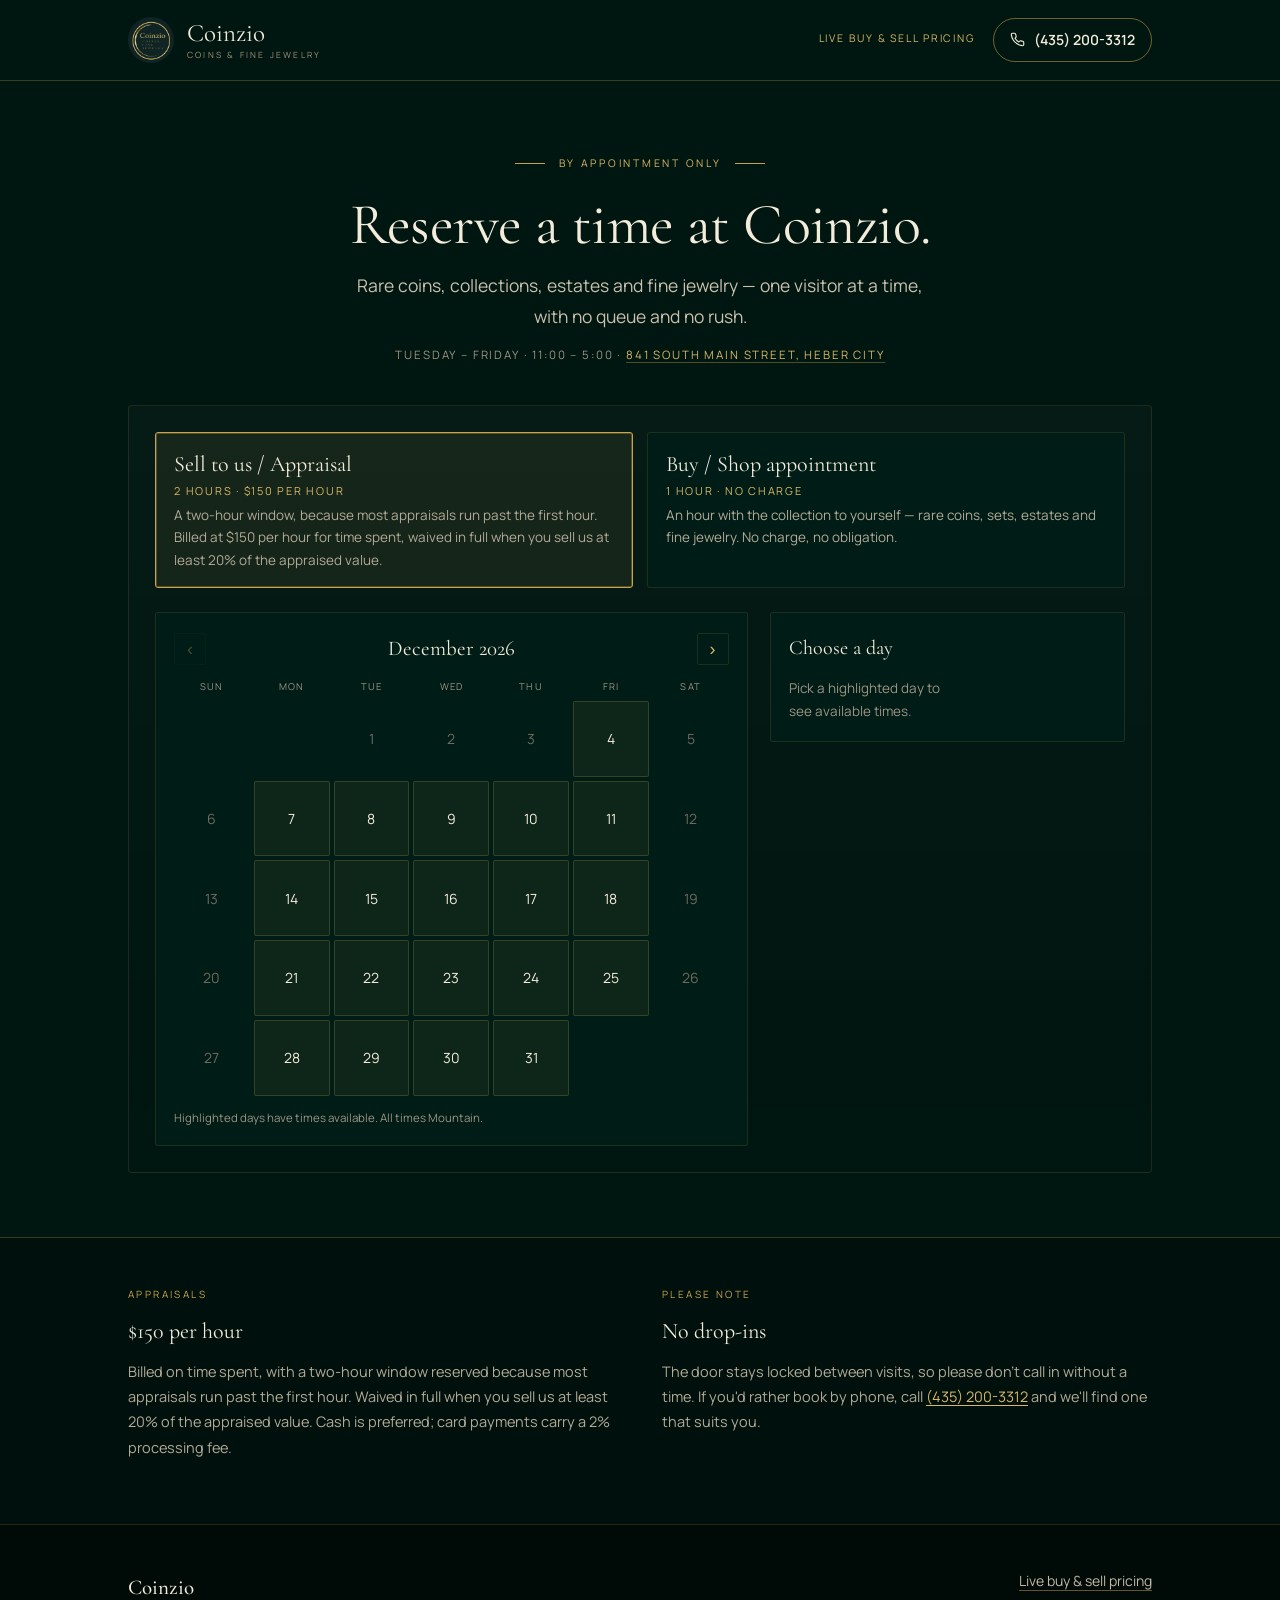
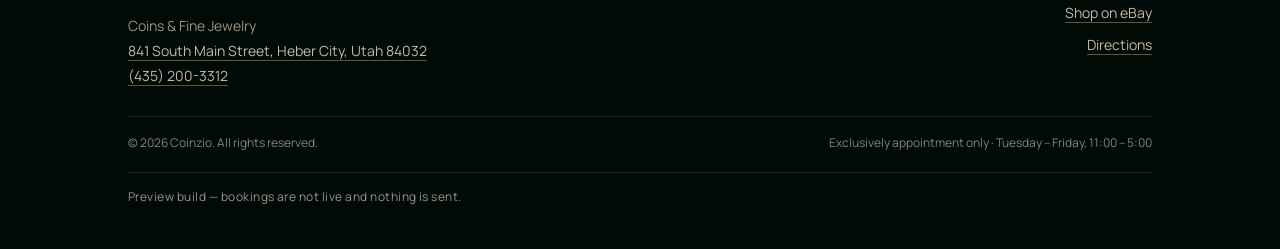
<file: index.html>
<!doctype html>
<html lang="en">
<head>
  <meta charset="utf-8">
  <meta name="viewport" content="width=device-width, initial-scale=1">
  <title>Book an appointment — Coinzio</title>
  <meta name="description" content="Book an appointment with Coinzio — rare coins, collections, estates and fine jewelry. Tuesday to Friday, 11:00 to 5:00, by appointment only.">
  <meta name="robots" content="noindex">
  <link rel="preconnect" href="https://fonts.googleapis.com">
  <link rel="preconnect" href="https://fonts.gstatic.com" crossorigin>
  <link href="https://fonts.googleapis.com/css2?family=Cormorant+Garamond:ital,wght@0,300;0,400;0,500;0,600;1,400&family=Manrope:wght@300;400;500;600&display=swap" rel="stylesheet">
  <link rel="stylesheet" href="./styles.css">
</head>
<body>

<header class="site-header">
  <div class="wrap head">
    <a class="brand" href="./">
      <img src="./logo.png" alt="" width="46" height="46">
      <span>Coinzio<small>Coins &amp; Fine Jewelry</small></span>
    </a>
    <div class="head-right">
      <a class="head-link" href="https://coinzio.biz" target="_blank" rel="noopener">Live buy &amp; sell pricing</a>
      <a class="head-phone" href="tel:+14352003312">
        <svg width="15" height="15" viewBox="0 0 24 24" fill="none" stroke="currentColor" stroke-width="1.8" stroke-linecap="round" stroke-linejoin="round" aria-hidden="true"><path d="M22 16.9v3a2 2 0 0 1-2.2 2 19.8 19.8 0 0 1-8.6-3.1 19.5 19.5 0 0 1-6-6A19.8 19.8 0 0 1 2.1 4.2 2 2 0 0 1 4.1 2h3a2 2 0 0 1 2 1.7c.1 1 .4 1.9.7 2.8a2 2 0 0 1-.5 2.1L8.1 9.9a16 16 0 0 0 6 6l1.3-1.2a2 2 0 0 1 2.1-.5c.9.3 1.8.6 2.8.7a2 2 0 0 1 1.7 2z"/></svg>
        <span>(435) 200-3312</span>
      </a>
    </div>
  </div>
</header>




<main>
  <section class="intro">
    <div class="wrap">
      <p class="eyebrow">By appointment only</p>
      <h1>Reserve a time at Coinzio.</h1>
      <p class="lede">Rare coins, collections, estates and fine jewelry — one visitor at a time, with no queue and no rush.</p>
      <p class="meta">Tuesday – Friday · 11:00 – 5:00 · <a href="https://www.google.com/maps/search/?api=1&amp;query=Coinzio%2C%20841%20South%20Main%20Street%2C%20Heber%20City%2C%20UT%2084032" target="_blank" rel="noopener">841 South Main Street, Heber City</a></p>
    </div>
  </section>

  <section class="wrap widget" id="book">
    

    <form method="post" action="/book" id="booking-form" enctype="multipart/form-data" data-month="2026-11" data-today="2026-11-13">
      <input type="hidden" name="type" id="type-input" value="appraisal">
      <input type="hidden" name="start" id="start-input" value="">

      <div class="types" role="group" aria-label="Appointment type">
        
          <button type="button" class="type-card" data-type="appraisal" aria-pressed="false">
            <span class="type-name">Sell to us / Appraisal</span>
            <span class="type-meta">2 hours · $150 per hour</span>
            <span class="type-blurb">A two-hour window, because most appraisals run past the first hour. Billed at $150 per hour for time spent, waived in full when you sell us at least 20% of the appraised value.</span>
          </button>
        
          <button type="button" class="type-card" data-type="shop" aria-pressed="false">
            <span class="type-name">Buy / Shop appointment</span>
            <span class="type-meta">1 hour · No charge</span>
            <span class="type-blurb">An hour with the collection to yourself — rare coins, sets, estates and fine jewelry. No charge, no obligation.</span>
          </button>
        
      </div>

      <div class="picker">
        <div class="calendar-panel">
          <div class="cal-head">
            <button type="button" id="prev-month" aria-label="Previous month">&#8249;</button>
            <span id="cal-label">Loading…</span>
            <button type="button" id="next-month" aria-label="Next month">&#8250;</button>
          </div>
          <div class="cal-dow" aria-hidden="true">
            <span>Sun</span><span>Mon</span><span>Tue</span><span>Wed</span><span>Thu</span><span>Fri</span><span>Sat</span>
          </div>
          <div class="cal-grid" id="calendar" role="grid" aria-label="Available days"></div>
          <p class="cal-hint">Highlighted days have times available. All times Mountain.</p>
        </div>

        <div class="slots-panel">
          <h2 id="slots-title">Choose a day</h2>
          <div id="slots" class="slots" aria-live="polite"><p class="empty">Pick a highlighted day to see available times.</p></div>
        </div>
      </div>

      <div class="details" id="details" hidden>
        <p class="summary" id="summary"></p>

        <div class="fields">
          <label><span class="lbl">Name <span class="req">*</span></span>
            <input type="text" name="name" autocomplete="name" required aria-required="true" value="">
          </label>
          <label><span class="lbl">Email <span class="req">*</span></span>
            <input type="email" name="email" autocomplete="email" required aria-required="true" value="">
          </label>
          <label><span class="lbl">Phone <span class="req">*</span></span>
            <input type="tel" name="phone" autocomplete="tel" required aria-required="true" value="">
          </label>
        </div>

        <div class="group" id="group-selling">
          <fieldset>
            <legend>What are you bringing?</legend>
            <div class="chips">
              
                <label class="chip"><input type="checkbox" name="categories" value="Rare coins" ><span>Rare coins</span></label>
              
                <label class="chip"><input type="checkbox" name="categories" value="Bullion" ><span>Bullion</span></label>
              
                <label class="chip"><input type="checkbox" name="categories" value="Collections &amp; sets" ><span>Collections &amp; sets</span></label>
              
                <label class="chip"><input type="checkbox" name="categories" value="Estate or inherited" ><span>Estate or inherited</span></label>
              
                <label class="chip"><input type="checkbox" name="categories" value="Fine jewelry" ><span>Fine jewelry</span></label>
              
                <label class="chip"><input type="checkbox" name="categories" value="Currency" ><span>Currency</span></label>
              
                <label class="chip"><input type="checkbox" name="categories" value="Not sure yet" ><span>Not sure yet</span></label>
              
            </div>
          </fieldset>

          <div class="fields">
            <label>Roughly how much?
              <select name="volume">
                
                  <option value="" >Select one</option>
                
                  <option value="A few pieces" >A few pieces</option>
                
                  <option value="A small collection" >A small collection</option>
                
                  <option value="A large collection or estate" >A large collection or estate</option>
                
              </select>
            </label>
            <label>Paperwork or provenance?
              <select name="paperwork">
                
                  <option value="" >Select one</option>
                
                  <option value="Yes — certificates or receipts" >Yes — certificates or receipts</option>
                
                  <option value="Some of it" >Some of it</option>
                
                  <option value="None" >None</option>
                
                  <option value="Not sure" >Not sure</option>
                
              </select>
            </label>
          </div>

          <div class="fields">
            <label><span class="lbl">Working toward a date? <span class="opt">(optional)</span></span>
              <input type="text" name="deadline" placeholder="An auction, probate, or a date you have in mind" value="">
            </label>
          </div>

          <label class="file-field">Photos <span class="opt">(optional — up to 6, from your phone or computer)</span>
            <input type="file" name="photos" id="photos" accept="image/*" multiple>
          </label>
          <div class="photo-preview" id="photo-preview"></div>

          <label class="wide-label">Anything we should know?
            <textarea name="notes" rows="3" placeholder="Quantities, paperwork, deadlines, or what you'd like to find out."></textarea>
          </label>
        </div>

        <div class="group" id="group-buying" hidden>
          <fieldset>
            <legend>What are you interested in?</legend>
            <div class="chips">
              
                <label class="chip"><input type="checkbox" name="interests" value="Rare coins" ><span>Rare coins</span></label>
              
                <label class="chip"><input type="checkbox" name="interests" value="Bullion" ><span>Bullion</span></label>
              
                <label class="chip"><input type="checkbox" name="interests" value="Fine jewelry" ><span>Fine jewelry</span></label>
              
                <label class="chip"><input type="checkbox" name="interests" value="Gifts" ><span>Gifts</span></label>
              
                <label class="chip"><input type="checkbox" name="interests" value="Just browsing" ><span>Just browsing</span></label>
              
            </div>
          </fieldset>

          <div class="fields">
            <label><span class="lbl">Rough budget <span class="opt">(optional)</span></span>
              <select name="budget">
                
                  <option value="" >Select one</option>
                
                  <option value="Under $500" >Under $500</option>
                
                  <option value="$500 – $2,000" >$500 – $2,000</option>
                
                  <option value="$2,000 – $10,000" >$2,000 – $10,000</option>
                
                  <option value="$10,000+" >$10,000+</option>
                
                  <option value="Rather not say" >Rather not say</option>
                
              </select>
            </label>
          </div>

          <label class="check-line"><input type="checkbox" name="tradein" value="1" > <span>I'm also bringing something to sell or trade.</span></label>

          <label class="wide-label">Anything you'd like us to have ready?
            <textarea name="notes" rows="3" placeholder="A series you're completing, a gift, a size, or something you've seen on the site."></textarea>
          </label>
        </div>

        <label class="consent">
          <input type="checkbox" name="consent" value="1" required aria-required="true" >
          <span>I understand this is a request. The appointment is confirmed once Coinzio replies, and I can cancel or ask to move it any time.</span>
        </label>

        <p class="req-note"><span class="req">*</span> Required</p>

        <button class="btn" type="submit" id="submit-btn">Request this appointment</button>
        <p class="fineprint">No deposit. Appraisal fees are settled in person, and waived in full when you sell us at least 20% of the appraised value.</p>
      </div>
    </form>
  </section>

  <section class="notices">
    <div class="wrap grid">
      <div>
        <span class="label">Appraisals</span>
        <h3>$150 per hour</h3>
        <p>Billed on time spent, with a two-hour window reserved because most appraisals run past the first hour. Waived in full when you sell us at least 20% of the appraised value. Cash is preferred; card payments carry a 2% processing fee.</p>
      </div>
      <div>
        <span class="label">Please note</span>
        <h3>No drop-ins</h3>
        <p>The door stays locked between visits, so please don't call in without a time. If you'd rather book by phone, call <a href="tel:+14352003312">(435) 200-3312</a> and we'll find one that suits you.</p>
      </div>
    </div>
  </section>
</main>

<footer class="site-footer">
  <div class="wrap">
    <div class="foot">
      <div class="who">
        <strong>Coinzio</strong>
        Coins &amp; Fine Jewelry<br>
        <a href="https://www.google.com/maps/search/?api=1&amp;query=Coinzio%2C%20841%20South%20Main%20Street%2C%20Heber%20City%2C%20UT%2084032" target="_blank" rel="noopener">841 South Main Street, Heber City, Utah 84032</a><br>
        <a href="tel:+14352003312">(435) 200-3312</a>
      </div>
      <nav>
        <a href="https://coinzio.biz" target="_blank" rel="noopener">Live buy &amp; sell pricing</a>
        <a href="https://www.ebay.com/str/ozcoinandbullion" target="_blank" rel="noopener">Shop on eBay</a>
        <a href="https://www.google.com/maps/search/?api=1&amp;query=Coinzio%2C%20841%20South%20Main%20Street%2C%20Heber%20City%2C%20UT%2084032" target="_blank" rel="noopener">Directions</a>
      </nav>
    </div>
    <div class="legal">
      <span>&copy; 2026 Coinzio. All rights reserved.</span>
      <span>Exclusively appointment only · Tuesday – Friday, 11:00 – 5:00</span>
    </div>
  </div>
</footer>
</body>
</html>

<script src="./demo.js"></script>
<script src="./book.js" defer></script>
</file>
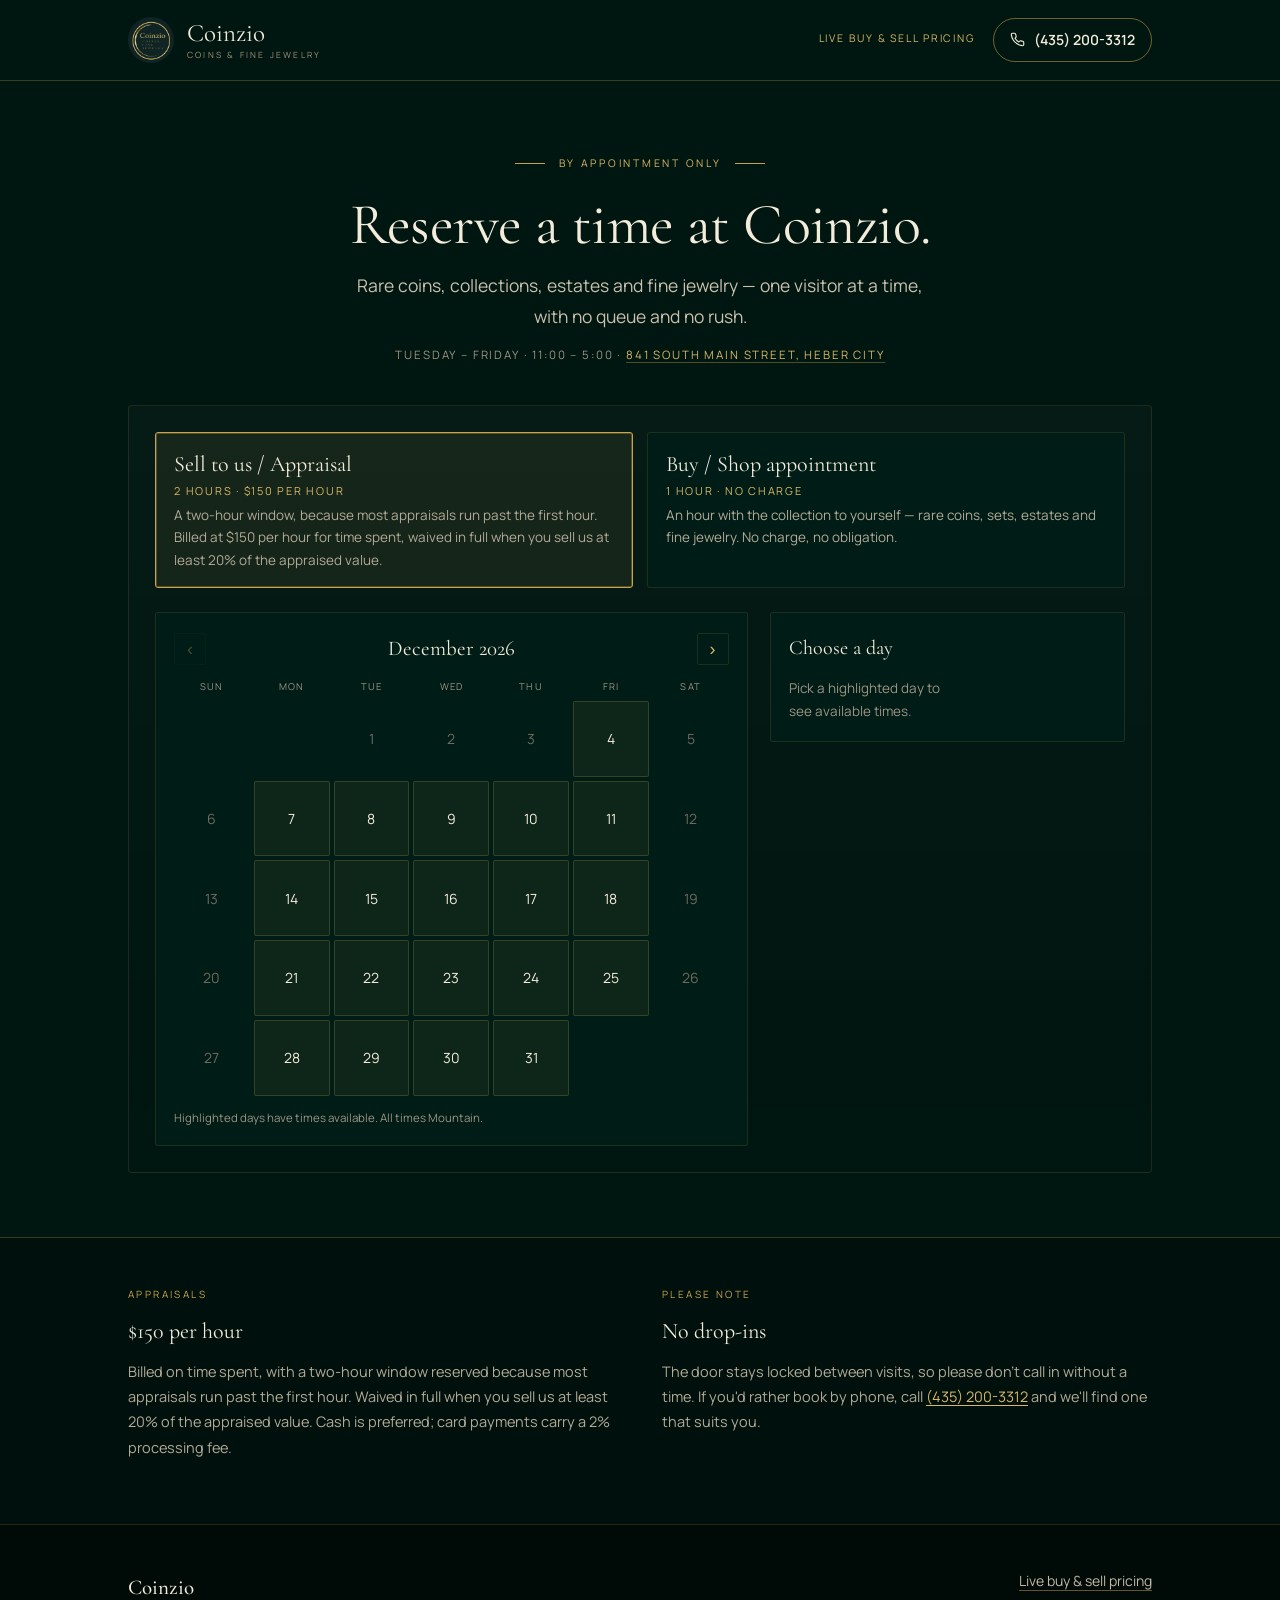
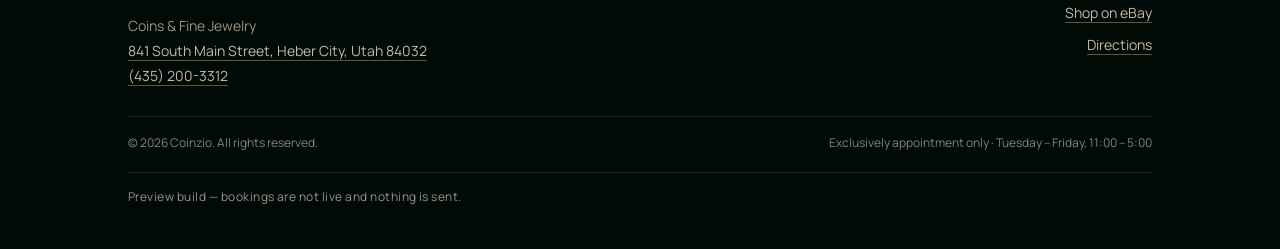
<file: single.html>
<!doctype html>
<html lang="en">
<head>
  <meta charset="utf-8">
  <meta name="viewport" content="width=device-width, initial-scale=1">
  <title>Book an appointment — Coinzio</title>
  <meta name="description" content="Book an appointment with Coinzio — rare coins, collections, estates and fine jewelry. Tuesday to Friday, 11:00 to 5:00, by appointment only.">
  <meta name="robots" content="noindex">
  <link rel="preconnect" href="https://fonts.googleapis.com">
  <link rel="preconnect" href="https://fonts.gstatic.com" crossorigin>
  <link href="https://fonts.googleapis.com/css2?family=Cormorant+Garamond:ital,wght@0,300;0,400;0,500;0,600;1,400&family=Manrope:wght@300;400;500;600&display=swap" rel="stylesheet">
  <style>
:root{
  --bg:#001611;
  --panel:#001c16;
  --panel-2:#00231b;
  --cream:#f4ecdb;
  --body:#c9c1ae;
  --muted:#9c9482;
  --gold:#c9a34a;
  --gold-light:#d8b766;
  --rule:rgba(201,163,74,.28);
  --rule-soft:rgba(201,163,74,.14);
  --green:#0b3a31;
}

*{box-sizing:border-box}
html{scrollbar-color:#8c6c2b var(--bg);scrollbar-width:thin}
::-webkit-scrollbar{width:12px;height:12px}
::-webkit-scrollbar-track{background:var(--bg)}
::-webkit-scrollbar-thumb{background:linear-gradient(#ad852d,#6f541b);border:3px solid var(--bg);border-radius:999px}
::-webkit-scrollbar-thumb:hover{background:linear-gradient(#d2af58,#8c6c2b)}

body{
  margin:0;background:var(--bg);color:var(--body);
  font-family:"Manrope",system-ui,-apple-system,sans-serif;
  font-size:16px;line-height:1.7;-webkit-font-smoothing:antialiased;
}
a{color:inherit}
img{max-width:100%}
.wrap{max-width:1080px;margin:0 auto;padding:0 28px}
h1,h2,h3{font-family:"Cormorant Garamond",serif;font-weight:400;color:var(--cream);margin:0}

/* header */
.site-header{position:sticky;top:0;z-index:40;background:var(--bg);border-bottom:1px solid var(--rule)}
.head{display:flex;align-items:center;justify-content:space-between;gap:20px;min-height:80px}
.brand{display:flex;align-items:center;gap:13px;text-decoration:none}
.brand img{width:46px;height:46px;border-radius:50%;display:block}
.brand span{font-family:"Cormorant Garamond",serif;font-size:25px;color:var(--cream);line-height:1.1}
.brand small{display:block;font-family:"Manrope",sans-serif;font-size:8.5px;letter-spacing:.26em;text-transform:uppercase;color:#a3927a;margin-top:3px}
.head-right{display:flex;align-items:center;gap:18px}
.head-link{font-size:10.5px;letter-spacing:.18em;text-transform:uppercase;color:var(--gold-light);text-decoration:none;white-space:nowrap;border-bottom:1px solid transparent;padding-bottom:2px}
.head-link:hover{color:var(--cream);border-bottom-color:rgba(201,163,74,.6)}
.head-phone{display:inline-flex;align-items:center;gap:9px;text-decoration:none;font-weight:600;font-size:14px;color:var(--cream);border:1px solid rgba(201,163,74,.55);border-radius:999px;padding:9px 16px}
.head-phone:hover{background:var(--gold);border-color:var(--gold);color:#0b1a15}

/* intro */
.intro{padding:64px 0 40px;text-align:center}
.eyebrow{display:inline-flex;align-items:center;gap:14px;font-size:10.5px;letter-spacing:.26em;text-transform:uppercase;color:var(--gold-light);margin:0 0 22px}
.eyebrow::before,.eyebrow::after{content:"";width:30px;height:1px;background:var(--gold)}
.intro h1{font-size:clamp(36px,4.6vw,58px);line-height:1.06;letter-spacing:-.01em;margin:0 auto 14px;max-width:14em}
.lede{max-width:34em;margin:0 auto 14px;font-size:17.5px;line-height:1.75}
.meta{margin:0;font-size:11.5px;letter-spacing:.16em;text-transform:uppercase;color:var(--muted)}
.meta a{color:var(--gold-light);text-decoration:none;border-bottom:1px solid rgba(201,163,74,.4)}

/* widget */
.widget{padding-bottom:8px}
#booking-form{background:linear-gradient(180deg,rgba(255,255,255,.025),rgba(255,255,255,0));border:1px solid var(--rule-soft);border-radius:4px;padding:26px}
.alert{border-left:2px solid var(--gold);background:rgba(201,163,74,.09);color:var(--cream);padding:12px 16px;font-size:14.5px;margin:0 0 20px}

.types{display:grid;grid-template-columns:1fr 1fr;gap:14px;margin-bottom:24px}
.type-card{display:flex;flex-direction:column;gap:6px;text-align:left;background:var(--panel);border:1px solid var(--rule-soft);border-radius:3px;padding:18px 18px 16px;cursor:pointer;color:var(--body);font-family:inherit;transition:.16s}
.type-card:hover{border-color:rgba(201,163,74,.45)}
.type-card[aria-pressed="true"]{border-color:var(--gold);background:rgba(201,163,74,.08);box-shadow:inset 0 0 0 1px rgba(201,163,74,.35)}
.type-name{font-family:"Cormorant Garamond",serif;font-size:22px;color:var(--cream);line-height:1.2}
.type-meta{font-size:11px;letter-spacing:.16em;text-transform:uppercase;color:var(--gold-light)}
.type-blurb{font-size:13.5px;line-height:1.65;color:#b3aa97}

.picker{display:grid;grid-template-columns:1.25fr .75fr;gap:22px}
.calendar-panel,.slots-panel{background:var(--panel);border:1px solid var(--rule-soft);border-radius:3px;padding:18px}
.slots-panel{align-self:start}
.cal-head{display:flex;align-items:center;justify-content:space-between;margin-bottom:12px}
.cal-head span{font-family:"Cormorant Garamond",serif;font-size:21px;color:var(--cream)}
.cal-head button{background:none;border:1px solid var(--rule-soft);color:var(--gold-light);width:32px;height:32px;border-radius:2px;cursor:pointer;font-size:18px;line-height:1}
.cal-head button:hover:not(:disabled){border-color:var(--gold);color:var(--cream)}
.cal-head button:disabled{opacity:.3;cursor:default}
.cal-dow,.cal-grid{display:grid;grid-template-columns:repeat(7,1fr);gap:4px}
.cal-dow span{text-align:center;font-size:9.5px;letter-spacing:.12em;text-transform:uppercase;color:var(--muted);padding-bottom:6px}
.day{aspect-ratio:1;display:flex;align-items:center;justify-content:center;background:none;border:1px solid transparent;border-radius:2px;color:#6f6a5e;font-family:inherit;font-size:14px;cursor:default}
.day.available{color:var(--cream);background:rgba(201,163,74,.07);border-color:rgba(201,163,74,.22);cursor:pointer}
.day.available:hover{background:rgba(201,163,74,.16);border-color:var(--gold)}
.day.selected{background:var(--gold);border-color:var(--gold);color:#12160f;font-weight:600}
.day.today{text-decoration:underline;text-underline-offset:4px;text-decoration-color:rgba(201,163,74,.6)}
.cal-hint{margin:12px 0 0;font-size:11.5px;color:var(--muted)}

.slots-panel h2{font-size:20px;margin:0 0 4px}
.slots-panel .sub{font-size:12px;color:var(--muted);margin:0 0 12px}
.slots{display:grid;grid-template-columns:1fr 1fr;gap:8px}
.slot{background:transparent;border:1px solid rgba(201,163,74,.4);color:var(--cream);border-radius:2px;padding:11px 8px;font-family:inherit;font-size:14px;cursor:pointer;transition:.15s}
.slot:hover{background:rgba(201,163,74,.12);border-color:var(--gold)}
.slot.selected{background:var(--gold);border-color:var(--gold);color:#12160f;font-weight:600}
.slot small{display:block;font-size:10.5px;letter-spacing:.08em;color:inherit;opacity:.7}
.empty{font-size:13.5px;color:var(--muted);margin:8px 0 0}

/* details */
.details{margin-top:26px;scroll-margin-top:96px;border-top:1px solid var(--rule-soft);padding-top:22px}
.summary{margin:0 0 18px;padding:12px 16px;background:rgba(201,163,74,.08);border-left:2px solid var(--gold);color:var(--cream);font-size:14.5px}
.fields{display:grid;grid-template-columns:1fr 1fr;gap:14px}
.fields label{display:flex;flex-direction:column;gap:6px;font-size:11px;letter-spacing:.14em;text-transform:uppercase;color:var(--muted)}
.fields label.wide{grid-column:1/-1}
.fields .opt{text-transform:none;letter-spacing:0;color:#7f7868;font-size:11px}
.fields input,.fields select,.fields textarea{background:#001f18;border:1px solid rgba(201,163,74,.28);border-radius:2px;color:var(--cream);font-family:inherit;font-size:15px;padding:11px 12px;width:100%}
.fields input:focus,.fields textarea:focus{outline:none;border-color:var(--gold);box-shadow:0 0 0 1px rgba(201,163,74,.35)}
.consent{display:flex;gap:10px;align-items:flex-start;margin:18px 0;font-size:13.5px;line-height:1.6;color:#b3aa97}
.consent input{margin-top:3px;accent-color:var(--gold)}
.btn{display:inline-flex;align-items:center;justify-content:center;text-decoration:none;background:var(--gold);color:#12160f;border:1px solid var(--gold);border-radius:3px;font-family:inherit;font-weight:600;font-size:16px;padding:15px 28px;cursor:pointer;transition:.16s}
.btn:hover{background:var(--gold-light);border-color:var(--gold-light)}
.btn:disabled{opacity:.6;cursor:default}
.fineprint{margin:12px 0 0;font-size:12px;color:var(--muted)}

/* notices */
.notices{margin-top:56px;border-top:1px solid var(--rule);padding:48px 0 64px;background:rgba(0,0,0,.25)}
.notices .grid{display:grid;grid-template-columns:1fr 1fr;gap:44px}
.label{display:block;font-size:10px;letter-spacing:.24em;text-transform:uppercase;color:var(--gold);margin-bottom:10px}
.notices h3{font-size:22px;margin-bottom:8px}
.notices p{margin:0;font-size:14.5px;line-height:1.75;color:#b3aa97}
.notices a{color:var(--gold-light);text-decoration:underline;text-underline-offset:3px}

/* footer */
.site-footer{background:rgba(0,0,0,.5);border-top:1px solid rgba(201,163,74,.18);padding:44px 0 30px;font-size:14px;color:#9b9280}
.foot{display:flex;justify-content:space-between;gap:30px;flex-wrap:wrap}
.who{line-height:1.8}
.who strong{display:block;font-family:"Cormorant Garamond",serif;font-size:21px;color:var(--cream);font-weight:500;margin-bottom:6px}
.foot nav{display:flex;flex-direction:column;gap:8px;text-align:right}
.site-footer a{color:#c3b9a5;text-decoration:underline;text-decoration-color:rgba(201,163,74,.5);text-underline-offset:4px}
.site-footer a:hover{color:var(--gold-light)}
.legal{margin-top:28px;padding-top:16px;border-top:1px solid rgba(201,163,74,.16);font-size:12px;color:#8b8271;display:flex;justify-content:space-between;gap:16px;flex-wrap:wrap}

a:focus-visible,button:focus-visible,input:focus-visible,textarea:focus-visible{outline:2px solid var(--gold-light);outline-offset:2px}

@media(max-width:900px){
  .picker{grid-template-columns:1fr}
  .types{grid-template-columns:1fr}
  .notices .grid{grid-template-columns:1fr;gap:30px}
}
@media(max-width:620px){
  .wrap{padding:0 18px}
  .head{min-height:68px}
  .brand img{width:40px;height:40px}
  .brand span{font-size:22px}
  .brand small{display:none}
  .head-link{display:none}
  .intro{padding:44px 0 30px}
  #booking-form{padding:16px}
  .fields{grid-template-columns:1fr}
  .slots{grid-template-columns:1fr 1fr}
  .foot nav{text-align:left}
}

/* inner pages */
.page{padding:56px 0 80px}
.narrow{max-width:720px}
.page h1{font-size:clamp(32px,4vw,46px);line-height:1.1;margin:0 0 22px}
.card{background:var(--panel);border:1px solid var(--rule-soft);border-radius:4px;padding:26px;margin:0 0 22px}
.card p{margin:0 0 14px}
.ref{font-size:11px;letter-spacing:.18em;text-transform:uppercase;color:var(--muted)}
.ref strong{color:var(--gold-light);letter-spacing:.1em}
.when{font-family:"Cormorant Garamond",serif;font-size:26px;color:var(--cream);margin:0 0 4px!important;line-height:1.2}
.when-detail{font-size:15px;color:var(--body)}
.status{display:inline-block;font-size:10px;letter-spacing:.18em;text-transform:uppercase;padding:4px 9px;border:1px solid var(--rule);border-radius:2px;color:var(--gold-light)}
.status-approved{color:#8fd6bd;border-color:rgba(143,214,189,.4)}
.status-declined,.status-cancelled{color:#c9a09a;border-color:rgba(201,160,154,.4)}
.address{font-size:14px;line-height:1.8;color:#b3aa97;margin-top:18px!important;padding-top:18px;border-top:1px solid var(--rule-soft)}
.address a{color:var(--gold-light);text-decoration:none;border-bottom:1px solid rgba(201,163,74,.4)}
.actions{display:flex;align-items:center;gap:18px;flex-wrap:wrap;margin-top:8px}
.btn.ghost{background:transparent;border-color:rgba(201,163,74,.55);color:var(--gold-light)}
.btn.ghost:hover{background:rgba(201,163,74,.1);border-color:var(--gold);color:var(--cream)}
.btn.small{padding:9px 16px;font-size:13px}
.link{color:var(--muted);font-size:14px;text-decoration:none;border-bottom:1px solid rgba(201,163,74,.35);padding-bottom:2px}
.link:hover{color:var(--cream)}

/* admin */
.admin-list{border:1px solid var(--rule-soft);border-radius:4px;overflow:hidden}
.admin-row{display:flex;justify-content:space-between;gap:20px;padding:18px 20px;border-bottom:1px solid var(--rule-soft);background:var(--panel)}
.admin-row:last-child{border-bottom:0}
.admin-main p{margin:0 0 3px}
.admin-when{font-family:"Cormorant Garamond",serif;font-size:20px;color:var(--cream)}
.admin-type{font-size:12px;letter-spacing:.06em;color:var(--muted)}
.admin-who{font-size:13.5px;color:var(--body)}
.admin-who a{color:var(--gold-light);text-decoration:none}
.admin-notes{font-size:13px;color:#a89f8c;font-style:italic;margin-top:6px!important}
.admin-actions{display:flex;gap:8px;align-items:flex-start;flex-wrap:wrap}
@media(max-width:700px){
  .admin-row{flex-direction:column}
}

/* type-specific fields */
.req{color:var(--gold-light);font-size:12px}
.req-note{margin:0 0 14px;font-size:11px;color:var(--muted)}
.group{margin-top:20px;padding-top:18px;border-top:1px solid var(--rule-soft)}
fieldset{border:0;margin:0 0 18px;padding:0}
legend{padding:0 0 8px;font-size:11px;letter-spacing:.14em;text-transform:uppercase;color:var(--muted)}
.chips{display:flex;flex-wrap:wrap;gap:8px}
.chip{position:relative;display:inline-flex;cursor:pointer;border:1px solid rgba(201,163,74,.28);border-radius:999px;transition:.15s}
.chip input{position:absolute;opacity:0;width:1px;height:1px}
.chip span{padding:8px 14px;font-size:13px;color:var(--body);letter-spacing:0;text-transform:none}
.chip:hover{border-color:rgba(201,163,74,.55)}
.chip input:checked + span{color:var(--cream);background:rgba(201,163,74,.16);border-radius:999px;box-shadow:inset 0 0 0 1px var(--gold)}
.chip:has(input:checked){border-color:var(--gold)}
.chip input:focus-visible + span{outline:2px solid var(--gold-light);outline-offset:2px;border-radius:999px}
.file-field{display:flex;flex-direction:column;gap:7px;margin:0 0 12px;font-size:11px;letter-spacing:.14em;text-transform:uppercase;color:var(--muted)}
.file-field .opt{text-transform:none;letter-spacing:0;font-size:11px;color:#7f7868}
.file-field input[type=file]{font-family:inherit;font-size:13px;color:var(--body);background:#001f18;border:1px solid rgba(201,163,74,.28);border-radius:2px;padding:10px 12px;width:100%}
.file-field input[type=file]::file-selector-button{background:transparent;border:1px solid rgba(201,163,74,.45);color:var(--gold-light);font-family:inherit;font-size:12px;padding:6px 12px;margin-right:12px;border-radius:2px;cursor:pointer}
.photo-preview{display:flex;gap:8px;flex-wrap:wrap;margin:0 0 16px}
.photo-preview figure{margin:0;width:72px;height:72px;border:1px solid var(--rule-soft);border-radius:2px;overflow:hidden;background:#001f18}
.photo-preview img{width:100%;height:100%;object-fit:cover;display:block}
.wide-label{display:flex;flex-direction:column;gap:6px;font-size:11px;letter-spacing:.14em;text-transform:uppercase;color:var(--muted)}
.wide-label textarea{background:#001f18;border:1px solid rgba(201,163,74,.28);border-radius:2px;color:var(--cream);font-family:inherit;font-size:15px;padding:11px 12px;width:100%;letter-spacing:0;text-transform:none}
.detail-line{font-size:14px;color:var(--body);margin:0 0 8px}
.detail-line span{display:inline-block;min-width:104px;font-size:10px;letter-spacing:.16em;text-transform:uppercase;color:var(--muted)}
.photos{display:flex;gap:8px;flex-wrap:wrap;margin:14px 0 0}
.photos a{display:block;width:80px;height:80px;border:1px solid var(--rule-soft);border-radius:2px;overflow:hidden;background:#001f18}
.photos img{width:100%;height:100%;object-fit:cover;display:block}
.fields .lbl{display:block}
.move-tag{color:var(--gold-light);font-weight:500}
.move-card{border-color:rgba(201,163,74,.4)}
.check-line{display:flex;gap:10px;align-items:flex-start;font-size:14px;color:var(--text-dim);margin:2px 0 18px}
.check-line input{margin-top:3px;flex:none}
.group .fields + .fields{margin-top:18px}
.check-line{margin-top:10px}
/* Keep autofilled fields in the dark palette instead of Chrome's white overlay */
:root{color-scheme:dark}
.fields input:-webkit-autofill,
.fields input:-webkit-autofill:hover,
.fields input:-webkit-autofill:focus,
.fields input:-webkit-autofill:active,
.fields textarea:-webkit-autofill,
.fields select:-webkit-autofill,
.fields input:autofill,
.fields textarea:autofill,
.fields select:autofill{
  -webkit-text-fill-color:var(--cream);
  -webkit-box-shadow:0 0 0 1000px #001f18 inset;
  box-shadow:0 0 0 1000px #001f18 inset;
  caret-color:var(--cream);
  border-color:rgba(201,163,74,.28);
}
.fields input:-webkit-autofill:focus,
.fields textarea:-webkit-autofill:focus{
  border-color:var(--gold);
  -webkit-box-shadow:0 0 0 1000px #001f18 inset,0 0 0 1px rgba(201,163,74,.35);
  box-shadow:0 0 0 1000px #001f18 inset,0 0 0 1px rgba(201,163,74,.35);
}

.preview-note{margin-top:18px;font-size:12px;letter-spacing:.04em;color:#9a9484;border-top:1px solid rgba(201,163,74,.18);padding-top:14px}
.confirm .card{margin-top:26px}

</style>
</head>
<body>

<header class="site-header">
  <div class="wrap head">
    <a class="brand" href="./">
      <img src="[data-uri]" alt="" width="46" height="46">
      <span>Coinzio<small>Coins &amp; Fine Jewelry</small></span>
    </a>
    <div class="head-right">
      <a class="head-link" href="https://coinzio.biz" target="_blank" rel="noopener">Live buy &amp; sell pricing</a>
      <a class="head-phone" href="tel:+14352003312">
        <svg width="15" height="15" viewBox="0 0 24 24" fill="none" stroke="currentColor" stroke-width="1.8" stroke-linecap="round" stroke-linejoin="round" aria-hidden="true"><path d="M22 16.9v3a2 2 0 0 1-2.2 2 19.8 19.8 0 0 1-8.6-3.1 19.5 19.5 0 0 1-6-6A19.8 19.8 0 0 1 2.1 4.2 2 2 0 0 1 4.1 2h3a2 2 0 0 1 2 1.7c.1 1 .4 1.9.7 2.8a2 2 0 0 1-.5 2.1L8.1 9.9a16 16 0 0 0 6 6l1.3-1.2a2 2 0 0 1 2.1-.5c.9.3 1.8.6 2.8.7a2 2 0 0 1 1.7 2z"/></svg>
        <span>(435) 200-3312</span>
      </a>
    </div>
  </div>
</header>




<main>
  <section class="intro">
    <div class="wrap">
      <p class="eyebrow">By appointment only</p>
      <h1>Reserve a time at Coinzio.</h1>
      <p class="lede">Rare coins, collections, estates and fine jewelry — one visitor at a time, with no queue and no rush.</p>
      <p class="meta">Tuesday – Friday · 11:00 – 5:00 · <a href="https://www.google.com/maps/search/?api=1&amp;query=Coinzio%2C%20841%20South%20Main%20Street%2C%20Heber%20City%2C%20UT%2084032" target="_blank" rel="noopener">841 South Main Street, Heber City</a></p>
    </div>
  </section>

  <section class="wrap widget" id="book">
    

    <form method="post" action="/book" id="booking-form" enctype="multipart/form-data" data-month="2026-11" data-today="2026-11-13">
      <input type="hidden" name="type" id="type-input" value="appraisal">
      <input type="hidden" name="start" id="start-input" value="">

      <div class="types" role="group" aria-label="Appointment type">
        
          <button type="button" class="type-card" data-type="appraisal" aria-pressed="false">
            <span class="type-name">Sell to us / Appraisal</span>
            <span class="type-meta">2 hours · $150 per hour</span>
            <span class="type-blurb">A two-hour window, because most appraisals run past the first hour. Billed at $150 per hour for time spent, waived in full when you sell us at least 20% of the appraised value.</span>
          </button>
        
          <button type="button" class="type-card" data-type="shop" aria-pressed="false">
            <span class="type-name">Buy / Shop appointment</span>
            <span class="type-meta">1 hour · No charge</span>
            <span class="type-blurb">An hour with the collection to yourself — rare coins, sets, estates and fine jewelry. No charge, no obligation.</span>
          </button>
        
      </div>

      <div class="picker">
        <div class="calendar-panel">
          <div class="cal-head">
            <button type="button" id="prev-month" aria-label="Previous month">&#8249;</button>
            <span id="cal-label">Loading…</span>
            <button type="button" id="next-month" aria-label="Next month">&#8250;</button>
          </div>
          <div class="cal-dow" aria-hidden="true">
            <span>Sun</span><span>Mon</span><span>Tue</span><span>Wed</span><span>Thu</span><span>Fri</span><span>Sat</span>
          </div>
          <div class="cal-grid" id="calendar" role="grid" aria-label="Available days"></div>
          <p class="cal-hint">Highlighted days have times available. All times Mountain.</p>
        </div>

        <div class="slots-panel">
          <h2 id="slots-title">Choose a day</h2>
          <div id="slots" class="slots" aria-live="polite"><p class="empty">Pick a highlighted day to see available times.</p></div>
        </div>
      </div>

      <div class="details" id="details" hidden>
        <p class="summary" id="summary"></p>

        <div class="fields">
          <label><span class="lbl">Name <span class="req">*</span></span>
            <input type="text" name="name" autocomplete="name" required aria-required="true" value="">
          </label>
          <label><span class="lbl">Email <span class="req">*</span></span>
            <input type="email" name="email" autocomplete="email" required aria-required="true" value="">
          </label>
          <label><span class="lbl">Phone <span class="req">*</span></span>
            <input type="tel" name="phone" autocomplete="tel" required aria-required="true" value="">
          </label>
        </div>

        <div class="group" id="group-selling">
          <fieldset>
            <legend>What are you bringing?</legend>
            <div class="chips">
              
                <label class="chip"><input type="checkbox" name="categories" value="Rare coins" ><span>Rare coins</span></label>
              
                <label class="chip"><input type="checkbox" name="categories" value="Bullion" ><span>Bullion</span></label>
              
                <label class="chip"><input type="checkbox" name="categories" value="Collections &amp; sets" ><span>Collections &amp; sets</span></label>
              
                <label class="chip"><input type="checkbox" name="categories" value="Estate or inherited" ><span>Estate or inherited</span></label>
              
                <label class="chip"><input type="checkbox" name="categories" value="Fine jewelry" ><span>Fine jewelry</span></label>
              
                <label class="chip"><input type="checkbox" name="categories" value="Currency" ><span>Currency</span></label>
              
                <label class="chip"><input type="checkbox" name="categories" value="Not sure yet" ><span>Not sure yet</span></label>
              
            </div>
          </fieldset>

          <div class="fields">
            <label>Roughly how much?
              <select name="volume">
                
                  <option value="" >Select one</option>
                
                  <option value="A few pieces" >A few pieces</option>
                
                  <option value="A small collection" >A small collection</option>
                
                  <option value="A large collection or estate" >A large collection or estate</option>
                
              </select>
            </label>
            <label>Paperwork or provenance?
              <select name="paperwork">
                
                  <option value="" >Select one</option>
                
                  <option value="Yes — certificates or receipts" >Yes — certificates or receipts</option>
                
                  <option value="Some of it" >Some of it</option>
                
                  <option value="None" >None</option>
                
                  <option value="Not sure" >Not sure</option>
                
              </select>
            </label>
          </div>

          <div class="fields">
            <label><span class="lbl">Working toward a date? <span class="opt">(optional)</span></span>
              <input type="text" name="deadline" placeholder="An auction, probate, or a date you have in mind" value="">
            </label>
          </div>

          <label class="file-field">Photos <span class="opt">(optional — up to 6, from your phone or computer)</span>
            <input type="file" name="photos" id="photos" accept="image/*" multiple>
          </label>
          <div class="photo-preview" id="photo-preview"></div>

          <label class="wide-label">Anything we should know?
            <textarea name="notes" rows="3" placeholder="Quantities, paperwork, deadlines, or what you'd like to find out."></textarea>
          </label>
        </div>

        <div class="group" id="group-buying" hidden>
          <fieldset>
            <legend>What are you interested in?</legend>
            <div class="chips">
              
                <label class="chip"><input type="checkbox" name="interests" value="Rare coins" ><span>Rare coins</span></label>
              
                <label class="chip"><input type="checkbox" name="interests" value="Bullion" ><span>Bullion</span></label>
              
                <label class="chip"><input type="checkbox" name="interests" value="Fine jewelry" ><span>Fine jewelry</span></label>
              
                <label class="chip"><input type="checkbox" name="interests" value="Gifts" ><span>Gifts</span></label>
              
                <label class="chip"><input type="checkbox" name="interests" value="Just browsing" ><span>Just browsing</span></label>
              
            </div>
          </fieldset>

          <div class="fields">
            <label><span class="lbl">Rough budget <span class="opt">(optional)</span></span>
              <select name="budget">
                
                  <option value="" >Select one</option>
                
                  <option value="Under $500" >Under $500</option>
                
                  <option value="$500 – $2,000" >$500 – $2,000</option>
                
                  <option value="$2,000 – $10,000" >$2,000 – $10,000</option>
                
                  <option value="$10,000+" >$10,000+</option>
                
                  <option value="Rather not say" >Rather not say</option>
                
              </select>
            </label>
          </div>

          <label class="check-line"><input type="checkbox" name="tradein" value="1" > <span>I'm also bringing something to sell or trade.</span></label>

          <label class="wide-label">Anything you'd like us to have ready?
            <textarea name="notes" rows="3" placeholder="A series you're completing, a gift, a size, or something you've seen on the site."></textarea>
          </label>
        </div>

        <label class="consent">
          <input type="checkbox" name="consent" value="1" required aria-required="true" >
          <span>I understand this is a request. The appointment is confirmed once Coinzio replies, and I can cancel or ask to move it any time.</span>
        </label>

        <p class="req-note"><span class="req">*</span> Required</p>

        <button class="btn" type="submit" id="submit-btn">Request this appointment</button>
        <p class="fineprint">No deposit. Appraisal fees are settled in person, and waived in full when you sell us at least 20% of the appraised value.</p>
      </div>
    </form>
  </section>

  <section class="notices">
    <div class="wrap grid">
      <div>
        <span class="label">Appraisals</span>
        <h3>$150 per hour</h3>
        <p>Billed on time spent, with a two-hour window reserved because most appraisals run past the first hour. Waived in full when you sell us at least 20% of the appraised value. Cash is preferred; card payments carry a 2% processing fee.</p>
      </div>
      <div>
        <span class="label">Please note</span>
        <h3>No drop-ins</h3>
        <p>The door stays locked between visits, so please don't call in without a time. If you'd rather book by phone, call <a href="tel:+14352003312">(435) 200-3312</a> and we'll find one that suits you.</p>
      </div>
    </div>
  </section>
</main>

<footer class="site-footer">
  <div class="wrap">
    <div class="foot">
      <div class="who">
        <strong>Coinzio</strong>
        Coins &amp; Fine Jewelry<br>
        <a href="https://www.google.com/maps/search/?api=1&amp;query=Coinzio%2C%20841%20South%20Main%20Street%2C%20Heber%20City%2C%20UT%2084032" target="_blank" rel="noopener">841 South Main Street, Heber City, Utah 84032</a><br>
        <a href="tel:+14352003312">(435) 200-3312</a>
      </div>
      <nav>
        <a href="https://coinzio.biz" target="_blank" rel="noopener">Live buy &amp; sell pricing</a>
        <a href="https://www.ebay.com/str/ozcoinandbullion" target="_blank" rel="noopener">Shop on eBay</a>
        <a href="https://www.google.com/maps/search/?api=1&amp;query=Coinzio%2C%20841%20South%20Main%20Street%2C%20Heber%20City%2C%20UT%2084032" target="_blank" rel="noopener">Directions</a>
      </nav>
    </div>
    <div class="legal">
      <span>&copy; 2026 Coinzio. All rights reserved.</span>
      <span>Exclusively appointment only · Tuesday – Friday, 11:00 – 5:00</span>
    </div>
  </div>
</footer>
</body>
</html>

<script>
/* Static preview shim: fakes the availability API and the submit, so the page can be
   reviewed without the booking server running. Nothing is stored or sent. */
(function () {
  'use strict';

  const pad = (n) => String(n).padStart(2, '0');
  const iso = (d) => `${d.getFullYear()}-${pad(d.getMonth() + 1)}-${pad(d.getDate())}`;
  const midnight = () => {
    const d = new Date();
    d.setHours(0, 0, 0, 0);
    return d;
  };
  const horizonEnd = () => {
    const d = midnight();
    d.setDate(d.getDate() + 30);
    return d;
  };
  const clock = (d) => {
    let h = d.getHours();
    const m = d.getMinutes();
    const suffix = h >= 12 ? 'PM' : 'AM';
    h = h % 12 || 12;
    return `${h}${m ? ':' + pad(m) : ''} ${suffix}`;
  };
  const stamp = (d) =>
    `${iso(d)}T${pad(d.getHours())}:${pad(d.getMinutes())}:00.000-07:00`;

  const realFetch = window.fetch ? window.fetch.bind(window) : null;

  window.fetch = function (input, init) {
    const url = new URL(typeof input === 'string' ? input : input.url, window.location.href);

    if (url.pathname.endsWith('/api/availability')) {
      const month = url.searchParams.get('month') || '';
      const [year, mon] = month.split('-').map(Number);
      const days = {};
      const last = new Date(year, mon, 0);
      for (let day = 1; day <= last.getDate(); day++) {
        const date = new Date(year, mon - 1, day);
        const dow = date.getDay();
        if (date < midnight() || date > horizonEnd()) continue;
        if (dow === 0 || dow === 6) continue;
        days[iso(date)] = 5;
      }
      return Promise.resolve({
        ok: true,
        json: () =>
          Promise.resolve({
            days,
            horizon: { first: iso(midnight()), last: iso(horizonEnd()) }
          })
      });
    }

    if (url.pathname.endsWith('/api/slots')) {
      const type = url.searchParams.get('type');
      const date = url.searchParams.get('date');
      const duration = type === 'shop' ? 60 : 120;
      const slots = [];
      for (let mins = 11 * 60; mins + duration <= 17 * 60; mins += 30) {
        const start = new Date(`${date}T00:00:00`);
        start.setMinutes(mins);
        const end = new Date(start);
        end.setMinutes(end.getMinutes() + duration);
        slots.push({
          start: stamp(start),
          end: stamp(end),
          label: clock(start),
          endLabel: clock(end)
        });
      }
      return Promise.resolve({ ok: true, json: () => Promise.resolve({ date, slots }) });
    }

    if (realFetch) return realFetch(input, init);
    return Promise.reject(new Error('offline preview'));
  };

  const escape = (value) =>
    String(value || '').replace(/[&<>"']/g, (c) =>
      ({ '&': '&amp;', '<': '&lt;', '>': '&gt;', '"': '&quot;', "'": '&#39;' }[c])
    );

  document.addEventListener(
    'submit',
    function (event) {
      const form = event.target;
      if (!form || form.id !== 'booking-form') return;
      event.preventDefault();

      const start = document.getElementById('start-input');
      if (!start || !start.value) return;

      const name = (form.querySelector('input[name="name"]') || {}).value || 'there';
      const email = (form.querySelector('input[name="email"]') || {}).value || '';
      const summary = (document.getElementById('summary') || {}).textContent || '';
      const main = document.querySelector('main');
      if (!main) return;

      main.innerHTML =
        '<div class="wrap narrow confirm">' +
        '<p class="eyebrow">Request received</p>' +
        '<h1>Thank you, ' + escape(name.split(' ')[0]) + '.</h1>' +
        '<p class="lede">Chris reviews every appointment personally and replies by email, usually the same day.</p>' +
        '<div class="card">' +
        '<p class="ref">Reference <strong>CZ-PREVIEW</strong></p>' +
        '<p class="when-detail">' + escape(summary) + '</p>' +
        '<p>A confirmation goes to ' + escape(email) + ' once the time is checked against the calendar.</p>' +
        '</div>' +
        '<p class="fineprint">This is a preview of the booking flow. Nothing was sent, no time was held, and no email will arrive.</p>' +
        '<p class="actions"><a class="btn ghost" href="./">Back to the booking page</a></p>' +
        '</div>';

      window.scrollTo({ top: 0, behavior: 'instant' in window ? 'instant' : 'auto' });
    },
    true
  );

  const footerWrap = document.querySelector('footer.site-footer .wrap');
  if (footerWrap) {
    const note = document.createElement('p');
    note.className = 'preview-note';
    note.textContent = 'Preview build — bookings are not live and nothing is sent.';
    footerWrap.appendChild(note);
  }
})();

</script>
<script>
(function () {
  'use strict';

  const form = document.getElementById('booking-form');
  if (!form) return;

  const typeInput = document.getElementById('type-input');
  const startInput = document.getElementById('start-input');
  const calendar = document.getElementById('calendar');
  const calLabel = document.getElementById('cal-label');
  const slotsEl = document.getElementById('slots');
  const slotsTitle = document.getElementById('slots-title');
  const details = document.getElementById('details');
  const summary = document.getElementById('summary');
  const prevBtn = document.getElementById('prev-month');
  const nextBtn = document.getElementById('next-month');
  const submitBtn = document.getElementById('submit-btn');
  const groupSelling = document.getElementById('group-selling');
  const groupBuying = document.getElementById('group-buying');
  const photosInput = document.getElementById('photos');
  const photoPreview = document.getElementById('photo-preview');

  const cards = Array.from(document.querySelectorAll('.type-card'));
  const typeInfo = {};
  cards.forEach((c) => {
    typeInfo[c.dataset.type] = { label: c.querySelector('.type-name').textContent.trim() };
  });

  const state = {
    type: typeInput.value || 'appraisal',
    month: form.dataset.month,
    today: form.dataset.today,
    horizon: null,
    days: {},
    date: null,
    slot: null
  };

  function setPressed() {
    cards.forEach((c) => c.setAttribute('aria-pressed', String(c.dataset.type === state.type)));
  }

  /** Show the fields that belong to the chosen appointment type. */
  function syncGroups() {
    const selling = state.type === 'appraisal';
    if (groupSelling) {
      groupSelling.hidden = !selling;
      groupSelling.querySelectorAll('input, select, textarea').forEach((el) => {
        el.disabled = !selling;
      });
    }
    if (groupBuying) {
      groupBuying.hidden = selling;
      groupBuying.querySelectorAll('input, select, textarea').forEach((el) => {
        el.disabled = selling;
      });
    }
  }

  function monthLabel(param) {
    const [y, m] = param.split('-').map(Number);
    return new Date(y, m - 1, 1).toLocaleDateString('en-US', { month: 'long', year: 'numeric' });
  }

  function longDate(iso) {
    const [y, m, d] = iso.split('-').map(Number);
    return new Date(y, m - 1, d).toLocaleDateString('en-US', { weekday: 'long', month: 'long', day: 'numeric' });
  }

  function shiftMonth(param, delta) {
    const [y, m] = param.split('-').map(Number);
    const d = new Date(y, m - 1 + delta, 1);
    return `${d.getFullYear()}-${String(d.getMonth() + 1).padStart(2, '0')}`;
  }

  function withinHorizonMonth(param) {
    if (!state.horizon) return true;
    return param >= state.horizon.first.slice(0, 7) && param <= state.horizon.last.slice(0, 7);
  }

  function renderCalendar() {
    calLabel.textContent = monthLabel(state.month);
    calendar.innerHTML = '';

    const [y, m] = state.month.split('-').map(Number);
    const firstDow = new Date(y, m - 1, 1).getDay();
    const daysInMonth = new Date(y, m, 0).getDate();

    for (let i = 0; i < firstDow; i++) calendar.appendChild(document.createElement('span'));

    for (let day = 1; day <= daysInMonth; day++) {
      const iso = `${state.month}-${String(day).padStart(2, '0')}`;
      const count = state.days[iso] || 0;
      const btn = document.createElement('button');
      btn.type = 'button';
      btn.className = 'day';
      btn.textContent = String(day);
      btn.dataset.date = iso;

      if (count > 0) {
        btn.classList.add('available');
        btn.setAttribute('aria-label', `${longDate(iso)}, ${count} times available`);
        btn.addEventListener('click', () => selectDate(iso));
      } else {
        btn.disabled = true;
        btn.setAttribute('aria-label', `${longDate(iso)}, no availability`);
      }

      if (iso === state.today) btn.classList.add('today');
      if (iso === state.date) btn.classList.add('selected');
      calendar.appendChild(btn);
    }

    prevBtn.disabled = !withinHorizonMonth(shiftMonth(state.month, -1));
    nextBtn.disabled = !withinHorizonMonth(shiftMonth(state.month, 1));
  }

  async function loadMonth(month, opts) {
    const options = opts || {};
    state.month = month;
    calLabel.textContent = 'Loading…';
    calendar.innerHTML = '';

    try {
      const res = await fetch(`/api/availability?type=${encodeURIComponent(state.type)}&month=${month}`);
      const data = await res.json();
      state.days = data.days || {};
      state.horizon = data.horizon || null;

      if (!state.date && !options.noJump) {
        const hasAny = Object.keys(state.days).length > 0;
        if (!hasAny && withinHorizonMonth(shiftMonth(month, 1))) {
          return loadMonth(shiftMonth(month, 1), { noJump: true });
        }
      }
      renderCalendar();
    } catch (err) {
      calLabel.textContent = 'Could not load times';
      console.error(err);
    }
  }

  async function selectDate(iso) {
    state.date = iso;
    state.slot = null;
    details.hidden = true;
    startInput.value = '';
    renderCalendar();

    slotsTitle.textContent = longDate(iso);
    slotsEl.innerHTML = '<p class="empty">Loading times…</p>';

    try {
      const res = await fetch(`/api/slots?type=${encodeURIComponent(state.type)}&date=${iso}`);
      const data = await res.json();
      const slots = data.slots || [];
      slotsEl.innerHTML = '';

      if (!slots.length) {
        slotsEl.innerHTML = '<p class="empty">That day just filled up. Please choose another.</p>';
        return;
      }

      slots.forEach((slot) => {
        const b = document.createElement('button');
        b.type = 'button';
        b.className = 'slot';
        b.innerHTML = `${slot.label}<small>to ${slot.endLabel}</small>`;
        b.addEventListener('click', () => selectSlot(slot, b));
        slotsEl.appendChild(b);
      });
    } catch (err) {
      slotsEl.innerHTML = '<p class="empty">Could not load times. Please try again.</p>';
      console.error(err);
    }
  }

  function selectSlot(slot, button) {
    state.slot = slot;
    startInput.value = slot.start;

    slotsEl.querySelectorAll('.slot').forEach((el) => el.classList.remove('selected'));
    button.classList.add('selected');

    const label = typeInfo[state.type] ? typeInfo[state.type].label : 'Appointment';
    summary.textContent = `${label} · ${longDate(state.date)} · ${slot.label} – ${slot.endLabel}`;
    details.hidden = false;
    details.scrollIntoView({ behavior: 'smooth', block: 'start' });
  }

  function renderPhotoPreview() {
    if (!photoPreview || !photosInput) return;
    photoPreview.innerHTML = '';
    const files = Array.from(photosInput.files || []);
    if (!files.length) return;

    files.slice(0, 6).forEach((file) => {
      const fig = document.createElement('figure');
      const img = document.createElement('img');
      img.alt = file.name;
      img.src = URL.createObjectURL(file);
      img.onload = () => URL.revokeObjectURL(img.src);
      fig.appendChild(img);
      photoPreview.appendChild(fig);
    });

    if (files.length > 6) {
      const note = document.createElement('p');
      note.className = 'empty';
      note.textContent = 'Only the first six photos will be sent.';
      photoPreview.appendChild(note);
    }
  }

  cards.forEach((card) => {
    card.addEventListener('click', () => {
      state.type = card.dataset.type;
      typeInput.value = state.type;
      setPressed();
      syncGroups();
      state.date = null;
      state.slot = null;
      startInput.value = '';
      details.hidden = true;
      slotsTitle.textContent = 'Choose a day';
      slotsEl.innerHTML = '';
      loadMonth(state.month);
    });
  });

  if (photosInput) photosInput.addEventListener('change', renderPhotoPreview);

  prevBtn.addEventListener('click', () => loadMonth(shiftMonth(state.month, -1)));
  nextBtn.addEventListener('click', () => loadMonth(shiftMonth(state.month, 1)));

  form.addEventListener('submit', (e) => {
    if (!startInput.value) {
      e.preventDefault();
      slotsEl.innerHTML = '<p class="empty">Please pick a day and a time first.</p>';
      slotsTitle.textContent = 'Choose a day';
      return;
    }
    submitBtn.disabled = true;
    submitBtn.textContent = 'Sending request…';
  });

  setPressed();
  syncGroups();
  loadMonth(state.month);
})();

</script>
</file>
<file: styles.css>
:root{
  --bg:#001611;
  --panel:#001c16;
  --panel-2:#00231b;
  --cream:#f4ecdb;
  --body:#c9c1ae;
  --muted:#9c9482;
  --gold:#c9a34a;
  --gold-light:#d8b766;
  --rule:rgba(201,163,74,.28);
  --rule-soft:rgba(201,163,74,.14);
  --green:#0b3a31;
}

*{box-sizing:border-box}
html{scrollbar-color:#8c6c2b var(--bg);scrollbar-width:thin}
::-webkit-scrollbar{width:12px;height:12px}
::-webkit-scrollbar-track{background:var(--bg)}
::-webkit-scrollbar-thumb{background:linear-gradient(#ad852d,#6f541b);border:3px solid var(--bg);border-radius:999px}
::-webkit-scrollbar-thumb:hover{background:linear-gradient(#d2af58,#8c6c2b)}

body{
  margin:0;background:var(--bg);color:var(--body);
  font-family:"Manrope",system-ui,-apple-system,sans-serif;
  font-size:16px;line-height:1.7;-webkit-font-smoothing:antialiased;
}
a{color:inherit}
img{max-width:100%}
.wrap{max-width:1080px;margin:0 auto;padding:0 28px}
h1,h2,h3{font-family:"Cormorant Garamond",serif;font-weight:400;color:var(--cream);margin:0}

/* header */
.site-header{position:sticky;top:0;z-index:40;background:var(--bg);border-bottom:1px solid var(--rule)}
.head{display:flex;align-items:center;justify-content:space-between;gap:20px;min-height:80px}
.brand{display:flex;align-items:center;gap:13px;text-decoration:none}
.brand img{width:46px;height:46px;border-radius:50%;display:block}
.brand span{font-family:"Cormorant Garamond",serif;font-size:25px;color:var(--cream);line-height:1.1}
.brand small{display:block;font-family:"Manrope",sans-serif;font-size:8.5px;letter-spacing:.26em;text-transform:uppercase;color:#a3927a;margin-top:3px}
.head-right{display:flex;align-items:center;gap:18px}
.head-link{font-size:10.5px;letter-spacing:.18em;text-transform:uppercase;color:var(--gold-light);text-decoration:none;white-space:nowrap;border-bottom:1px solid transparent;padding-bottom:2px}
.head-link:hover{color:var(--cream);border-bottom-color:rgba(201,163,74,.6)}
.head-phone{display:inline-flex;align-items:center;gap:9px;text-decoration:none;font-weight:600;font-size:14px;color:var(--cream);border:1px solid rgba(201,163,74,.55);border-radius:999px;padding:9px 16px}
.head-phone:hover{background:var(--gold);border-color:var(--gold);color:#0b1a15}

/* intro */
.intro{padding:64px 0 40px;text-align:center}
.eyebrow{display:inline-flex;align-items:center;gap:14px;font-size:10.5px;letter-spacing:.26em;text-transform:uppercase;color:var(--gold-light);margin:0 0 22px}
.eyebrow::before,.eyebrow::after{content:"";width:30px;height:1px;background:var(--gold)}
.intro h1{font-size:clamp(36px,4.6vw,58px);line-height:1.06;letter-spacing:-.01em;margin:0 auto 14px;max-width:14em}
.lede{max-width:34em;margin:0 auto 14px;font-size:17.5px;line-height:1.75}
.meta{margin:0;font-size:11.5px;letter-spacing:.16em;text-transform:uppercase;color:var(--muted)}
.meta a{color:var(--gold-light);text-decoration:none;border-bottom:1px solid rgba(201,163,74,.4)}

/* widget */
.widget{padding-bottom:8px}
#booking-form{background:linear-gradient(180deg,rgba(255,255,255,.025),rgba(255,255,255,0));border:1px solid var(--rule-soft);border-radius:4px;padding:26px}
.alert{border-left:2px solid var(--gold);background:rgba(201,163,74,.09);color:var(--cream);padding:12px 16px;font-size:14.5px;margin:0 0 20px}

.types{display:grid;grid-template-columns:1fr 1fr;gap:14px;margin-bottom:24px}
.type-card{display:flex;flex-direction:column;gap:6px;text-align:left;background:var(--panel);border:1px solid var(--rule-soft);border-radius:3px;padding:18px 18px 16px;cursor:pointer;color:var(--body);font-family:inherit;transition:.16s}
.type-card:hover{border-color:rgba(201,163,74,.45)}
.type-card[aria-pressed="true"]{border-color:var(--gold);background:rgba(201,163,74,.08);box-shadow:inset 0 0 0 1px rgba(201,163,74,.35)}
.type-name{font-family:"Cormorant Garamond",serif;font-size:22px;color:var(--cream);line-height:1.2}
.type-meta{font-size:11px;letter-spacing:.16em;text-transform:uppercase;color:var(--gold-light)}
.type-blurb{font-size:13.5px;line-height:1.65;color:#b3aa97}

.picker{display:grid;grid-template-columns:1.25fr .75fr;gap:22px}
.calendar-panel,.slots-panel{background:var(--panel);border:1px solid var(--rule-soft);border-radius:3px;padding:18px;scroll-margin-top:96px}
.slots-panel{align-self:start}
.cal-head{display:flex;align-items:center;justify-content:space-between;margin-bottom:12px}
.cal-head span{font-family:"Cormorant Garamond",serif;font-size:21px;color:var(--cream)}
.cal-head button{background:none;border:1px solid var(--rule-soft);color:var(--gold-light);width:32px;height:32px;border-radius:2px;cursor:pointer;font-size:18px;line-height:1}
.cal-head button:hover:not(:disabled){border-color:var(--gold);color:var(--cream)}
.cal-head button:disabled{opacity:.3;cursor:default}
.cal-dow,.cal-grid{display:grid;grid-template-columns:repeat(7,1fr);gap:4px}
.cal-dow span{text-align:center;font-size:9.5px;letter-spacing:.12em;text-transform:uppercase;color:var(--muted);padding-bottom:6px}
.day{aspect-ratio:1;display:flex;align-items:center;justify-content:center;background:none;border:1px solid transparent;border-radius:2px;color:#6f6a5e;font-family:inherit;font-size:14px;cursor:default}
.day.available{color:var(--cream);background:rgba(201,163,74,.07);border-color:rgba(201,163,74,.22);cursor:pointer}
.day.available:hover{background:rgba(201,163,74,.16);border-color:var(--gold)}
.day.selected{background:var(--gold);border-color:var(--gold);color:#12160f;font-weight:600}
.day.today{text-decoration:underline;text-underline-offset:4px;text-decoration-color:rgba(201,163,74,.6)}
.cal-hint{margin:12px 0 0;font-size:11.5px;color:var(--muted)}

.slots-panel h2{font-size:20px;margin:0 0 4px}
.slots-panel .sub{font-size:12px;color:var(--muted);margin:0 0 12px}
.slots{display:grid;grid-template-columns:1fr 1fr;gap:8px}
.slot{background:transparent;border:1px solid rgba(201,163,74,.4);color:var(--cream);border-radius:2px;padding:11px 8px;font-family:inherit;font-size:14px;cursor:pointer;transition:.15s}
.slot:hover{background:rgba(201,163,74,.12);border-color:var(--gold)}
.slot.selected{background:var(--gold);border-color:var(--gold);color:#12160f;font-weight:600}
.slot small{display:block;font-size:10.5px;letter-spacing:.08em;color:inherit;opacity:.7}
.empty{font-size:13.5px;color:var(--muted);margin:8px 0 0}

/* details */
.details{margin-top:26px;scroll-margin-top:96px;border-top:1px solid var(--rule-soft);padding-top:22px}
.summary{margin:0 0 18px;padding:12px 16px;background:rgba(201,163,74,.08);border-left:2px solid var(--gold);color:var(--cream);font-size:14.5px}
.fields{display:grid;grid-template-columns:1fr 1fr;gap:14px}
.fields label{display:flex;flex-direction:column;gap:6px;font-size:11px;letter-spacing:.14em;text-transform:uppercase;color:var(--muted)}
.fields label.wide{grid-column:1/-1}
.fields .opt{text-transform:none;letter-spacing:0;color:#7f7868;font-size:11px}
.fields input,.fields select,.fields textarea{background:#001f18;border:1px solid rgba(201,163,74,.28);border-radius:2px;color:var(--cream);font-family:inherit;font-size:15px;padding:11px 12px;width:100%}
.fields input:focus,.fields textarea:focus{outline:none;border-color:var(--gold);box-shadow:0 0 0 1px rgba(201,163,74,.35)}
.consent{display:flex;gap:10px;align-items:flex-start;margin:18px 0;font-size:13.5px;line-height:1.6;color:#b3aa97}
.consent input{margin-top:3px;accent-color:var(--gold)}
.btn{display:inline-flex;align-items:center;justify-content:center;text-decoration:none;background:var(--gold);color:#12160f;border:1px solid var(--gold);border-radius:3px;font-family:inherit;font-weight:600;font-size:16px;padding:15px 28px;cursor:pointer;transition:.16s}
.btn:hover{background:var(--gold-light);border-color:var(--gold-light)}
.btn:disabled{opacity:.6;cursor:default}
.fineprint{margin:12px 0 0;font-size:12px;color:var(--muted)}

/* notices */
.notices{margin-top:56px;border-top:1px solid var(--rule);padding:48px 0 64px;background:rgba(0,0,0,.25)}
.notices .grid{display:grid;grid-template-columns:1fr 1fr;gap:44px}
.label{display:block;font-size:10px;letter-spacing:.24em;text-transform:uppercase;color:var(--gold);margin-bottom:10px}
.notices h3{font-size:22px;margin-bottom:8px}
.notices p{margin:0;font-size:14.5px;line-height:1.75;color:#b3aa97}
.notices a{color:var(--gold-light);text-decoration:underline;text-underline-offset:3px}

/* footer */
.site-footer{background:rgba(0,0,0,.5);border-top:1px solid rgba(201,163,74,.18);padding:44px 0 30px;font-size:14px;color:#9b9280}
.foot{display:flex;justify-content:space-between;gap:30px;flex-wrap:wrap}
.who{line-height:1.8}
.who strong{display:block;font-family:"Cormorant Garamond",serif;font-size:21px;color:var(--cream);font-weight:500;margin-bottom:6px}
.foot nav{display:flex;flex-direction:column;gap:8px;text-align:right}
.site-footer a{color:#c3b9a5;text-decoration:underline;text-decoration-color:rgba(201,163,74,.5);text-underline-offset:4px}
.site-footer a:hover{color:var(--gold-light)}
.legal{margin-top:28px;padding-top:16px;border-top:1px solid rgba(201,163,74,.16);font-size:12px;color:#8b8271;display:flex;justify-content:space-between;gap:16px;flex-wrap:wrap}

a:focus-visible,button:focus-visible,input:focus-visible,textarea:focus-visible{outline:2px solid var(--gold-light);outline-offset:2px}

@media(max-width:900px){
  .picker{grid-template-columns:1fr}
  .types{grid-template-columns:1fr}
  .notices .grid{grid-template-columns:1fr;gap:30px}
}
@media(max-width:620px){
  .wrap{padding:0 18px}
  .head{min-height:68px}
  .brand img{width:40px;height:40px}
  .brand span{font-size:22px}
  .brand small{display:none}
  .head-link{display:none}
  .intro{padding:44px 0 30px}
  #booking-form{padding:16px}
  .fields{grid-template-columns:1fr}
  .slots{grid-template-columns:1fr 1fr}
  .foot nav{text-align:left}
}

/* inner pages */
.page{padding:56px 0 80px}
.narrow{max-width:720px}
.page h1{font-size:clamp(32px,4vw,46px);line-height:1.1;margin:0 0 22px}
.card{background:var(--panel);border:1px solid var(--rule-soft);border-radius:4px;padding:26px;margin:0 0 22px}
.card p{margin:0 0 14px}
.ref{font-size:11px;letter-spacing:.18em;text-transform:uppercase;color:var(--muted)}
.ref strong{color:var(--gold-light);letter-spacing:.1em}
.when{font-family:"Cormorant Garamond",serif;font-size:26px;color:var(--cream);margin:0 0 4px!important;line-height:1.2}
.when-detail{font-size:15px;color:var(--body)}
.status{display:inline-block;font-size:10px;letter-spacing:.18em;text-transform:uppercase;padding:4px 9px;border:1px solid var(--rule);border-radius:2px;color:var(--gold-light)}
.status-approved{color:#8fd6bd;border-color:rgba(143,214,189,.4)}
.status-declined,.status-cancelled{color:#c9a09a;border-color:rgba(201,160,154,.4)}
.address{font-size:14px;line-height:1.8;color:#b3aa97;margin-top:18px!important;padding-top:18px;border-top:1px solid var(--rule-soft)}
.address a{color:var(--gold-light);text-decoration:none;border-bottom:1px solid rgba(201,163,74,.4)}
.actions{display:flex;align-items:center;gap:18px;flex-wrap:wrap;margin-top:8px}
.btn.ghost{background:transparent;border-color:rgba(201,163,74,.55);color:var(--gold-light)}
.btn.ghost:hover{background:rgba(201,163,74,.1);border-color:var(--gold);color:var(--cream)}
.btn.small{padding:9px 16px;font-size:13px}
.link{color:var(--muted);font-size:14px;text-decoration:none;border-bottom:1px solid rgba(201,163,74,.35);padding-bottom:2px}
.link:hover{color:var(--cream)}

/* admin */
.admin-list{border:1px solid var(--rule-soft);border-radius:4px;overflow:hidden}
.admin-row{display:flex;justify-content:space-between;gap:20px;padding:18px 20px;border-bottom:1px solid var(--rule-soft);background:var(--panel)}
.admin-row:last-child{border-bottom:0}
.admin-main p{margin:0 0 3px}
.admin-when{font-family:"Cormorant Garamond",serif;font-size:20px;color:var(--cream)}
.admin-type{font-size:12px;letter-spacing:.06em;color:var(--muted)}
.admin-who{font-size:13.5px;color:var(--body)}
.admin-who a{color:var(--gold-light);text-decoration:none}
.admin-notes{font-size:13px;color:#a89f8c;font-style:italic;margin-top:6px!important}
.admin-actions{display:flex;gap:8px;align-items:flex-start;flex-wrap:wrap}
@media(max-width:700px){
  .admin-row{flex-direction:column}
}

/* type-specific fields */
.req{color:var(--gold-light);font-size:12px}
.req-note{margin:0 0 14px;font-size:11px;color:var(--muted)}
.group{margin-top:20px;padding-top:18px;border-top:1px solid var(--rule-soft)}
fieldset{border:0;margin:0 0 18px;padding:0}
legend{padding:0 0 8px;font-size:11px;letter-spacing:.14em;text-transform:uppercase;color:var(--muted)}
.chips{display:flex;flex-wrap:wrap;gap:8px}
.chip{position:relative;display:inline-flex;cursor:pointer;border:1px solid rgba(201,163,74,.28);border-radius:999px;transition:.15s}
.chip input{position:absolute;opacity:0;width:1px;height:1px}
.chip span{padding:8px 14px;font-size:13px;color:var(--body);letter-spacing:0;text-transform:none}
.chip:hover{border-color:rgba(201,163,74,.55)}
.chip input:checked + span{color:var(--cream);background:rgba(201,163,74,.16);border-radius:999px;box-shadow:inset 0 0 0 1px var(--gold)}
.chip:has(input:checked){border-color:var(--gold)}
.chip input:focus-visible + span{outline:2px solid var(--gold-light);outline-offset:2px;border-radius:999px}
.file-field{display:flex;flex-direction:column;gap:7px;margin:0 0 12px;font-size:11px;letter-spacing:.14em;text-transform:uppercase;color:var(--muted)}
.file-field .opt{text-transform:none;letter-spacing:0;font-size:11px;color:#7f7868}
.file-field input[type=file]{font-family:inherit;font-size:13px;color:var(--body);background:#001f18;border:1px solid rgba(201,163,74,.28);border-radius:2px;padding:10px 12px;width:100%}
.file-field input[type=file]::file-selector-button{background:transparent;border:1px solid rgba(201,163,74,.45);color:var(--gold-light);font-family:inherit;font-size:12px;padding:6px 12px;margin-right:12px;border-radius:2px;cursor:pointer}
.photo-preview{display:flex;gap:8px;flex-wrap:wrap;margin:0 0 16px}
.photo-preview figure{margin:0;width:72px;height:72px;border:1px solid var(--rule-soft);border-radius:2px;overflow:hidden;background:#001f18}
.photo-preview img{width:100%;height:100%;object-fit:cover;display:block}
.wide-label{display:flex;flex-direction:column;gap:6px;font-size:11px;letter-spacing:.14em;text-transform:uppercase;color:var(--muted)}
.wide-label textarea{background:#001f18;border:1px solid rgba(201,163,74,.28);border-radius:2px;color:var(--cream);font-family:inherit;font-size:15px;padding:11px 12px;width:100%;letter-spacing:0;text-transform:none}
.detail-line{font-size:14px;color:var(--body);margin:0 0 8px}
.detail-line span{display:inline-block;min-width:104px;font-size:10px;letter-spacing:.16em;text-transform:uppercase;color:var(--muted)}
.photos{display:flex;gap:8px;flex-wrap:wrap;margin:14px 0 0}
.photos a{display:block;width:80px;height:80px;border:1px solid var(--rule-soft);border-radius:2px;overflow:hidden;background:#001f18}
.photos img{width:100%;height:100%;object-fit:cover;display:block}
.fields .lbl{display:block}
.move-tag{color:var(--gold-light);font-weight:500}
.move-card{border-color:rgba(201,163,74,.4)}
.check-line{display:flex;gap:10px;align-items:flex-start;font-size:14px;color:var(--text-dim);margin:2px 0 18px}
.check-line input{margin-top:3px;flex:none}
.group .fields + .fields{margin-top:18px}
.check-line{margin-top:10px}
/* Keep autofilled fields in the dark palette instead of Chrome's white overlay */
:root{color-scheme:dark}
.fields input:-webkit-autofill,
.fields input:-webkit-autofill:hover,
.fields input:-webkit-autofill:focus,
.fields input:-webkit-autofill:active,
.fields textarea:-webkit-autofill,
.fields select:-webkit-autofill,
.fields input:autofill,
.fields textarea:autofill,
.fields select:autofill{
  -webkit-text-fill-color:var(--cream);
  -webkit-box-shadow:0 0 0 1000px #001f18 inset;
  box-shadow:0 0 0 1000px #001f18 inset;
  caret-color:var(--cream);
  border-color:rgba(201,163,74,.28);
}
.fields input:-webkit-autofill:focus,
.fields textarea:-webkit-autofill:focus{
  border-color:var(--gold);
  -webkit-box-shadow:0 0 0 1000px #001f18 inset,0 0 0 1px rgba(201,163,74,.35);
  box-shadow:0 0 0 1000px #001f18 inset,0 0 0 1px rgba(201,163,74,.35);
}


.late-note {
  margin: 22px 0 0;
  padding: 16px 18px;
  border: 1px solid rgba(201, 163, 74, 0.38);
  border-left: 3px solid #c9a34a;
  border-radius: 3px;
  background: rgba(201, 163, 74, 0.09);
  font-size: 15px;
  line-height: 1.6;
  color: #ded4c0;
}
.late-note strong {
  display: block;
  margin-bottom: 6px;
  color: #d9b25e;
  font-size: 11px;
  font-weight: 600;
  letter-spacing: 0.16em;
  text-transform: uppercase;
}
.late-note strong {
  color: #e8dcc0;
  font-weight: 600;
}
.late-note a {
  color: inherit;
  text-decoration: underline;
  text-underline-offset: 3px;
}


.admin-nav { display: flex; gap: 20px; margin: 0 0 24px; font-size: 12px; letter-spacing: .1em; text-transform: uppercase; }
.admin-nav a { color: var(--muted); text-decoration: none; padding-bottom: 4px; border-bottom: 1px solid transparent; }
.admin-nav a.active, .admin-nav a:hover { color: #d9b25e; border-color: rgba(201, 163, 74, .5); }
.cal-bar { display: flex; align-items: center; gap: 16px; flex-wrap: wrap; margin: 0 0 18px; }
.cal-range { font-family: 'Cormorant Garamond', serif; font-size: 22px; color: #efe6d2; }
.week-scroll { overflow-x: auto; border: 1px solid var(--rule-soft); border-radius: 3px; background: var(--panel); }
.week { display: grid; grid-template-columns: 58px repeat(4, minmax(150px, 1fr)); min-width: 680px; }
.week-times { border-right: 1px solid var(--rule-soft); }
.week-corner { height: 44px; border-bottom: 1px solid var(--rule-soft); }
.week-hours { height: 440px; display: flex; flex-direction: column; justify-content: space-between; padding: 0 8px; font-size: 11px; color: var(--muted); }
.week-hours span { transform: translateY(-6px); }
.week-day { border-right: 1px solid var(--rule-soft); }
.week-day:last-child { border-right: 0; }
.week-day-head { height: 44px; display: flex; align-items: center; justify-content: space-between; padding: 0 10px; border-bottom: 1px solid var(--rule-soft); }
.week-day-head strong { font-family: 'Cormorant Garamond', serif; font-size: 17px; font-weight: 500; color: #efe6d2; }
.week-day-head span { font-size: 11px; letter-spacing: .08em; color: var(--muted); text-transform: uppercase; }
.week-body { position: relative; height: 440px; background-image: repeating-linear-gradient(to bottom, rgba(233, 226, 208, .07) 0 1px, transparent 1px 8.3333%); }
.cal-block { position: absolute; left: 4px; right: 4px; display: flex; flex-direction: column; gap: 1px; padding: 5px 7px; border-radius: 2px; text-decoration: none; overflow: hidden; font-size: 11px; line-height: 1.25; color: #f2ead8; border-left: 2px solid #c9a34a; background: rgba(201, 163, 74, .16); }
.cal-block:hover { filter: brightness(1.18); }
.cal-time { font-size: 10px; letter-spacing: .04em; color: #e6d6ae; white-space: nowrap; }
.cal-name { font-size: 12px; font-weight: 600; white-space: nowrap; overflow: hidden; text-overflow: ellipsis; }
.cal-type { font-size: 9px; letter-spacing: .1em; text-transform: uppercase; color: rgba(242, 234, 216, .65); white-space: nowrap; overflow: hidden; text-overflow: ellipsis; }
.cal-block.status-approved { background: rgba(94, 140, 104, .28); border-left-color: #8fbd97; }
.cal-block.status-pending { background: rgba(201, 163, 74, .14); border: 1px dashed rgba(201, 163, 74, .55); border-left: 2px solid #c9a34a; }
.cal-block.status-no-show { background: rgba(160, 80, 68, .24); border-left-color: #c07a6c; opacity: .85; }
.detail-actions { display: flex; gap: 10px; flex-wrap: wrap; margin: 22px 0 10px; }
.detail-actions form { margin: 0; }
.status-no-show { color: #d69a8d; }


.status-reschedule { color: #e08b78; border-color: rgba(224, 139, 120, .45); background: rgba(160, 80, 68, .12); }
.cal-block.status-reschedule { background: rgba(160, 80, 68, .26); border: 1px dashed rgba(224, 139, 120, .6); border-left: 2px solid #c07a6c; }
.reason-form { margin: 22px 0 8px; max-width: 520px; }
.reason-label { display: block; margin-bottom: 6px; font-size: 11px; letter-spacing: .1em; text-transform: uppercase; color: var(--muted); }
.reason-form textarea { width: 100%; min-height: 62px; padding: 10px 12px; background: rgba(0, 0, 0, .25); border: 1px solid var(--rule-soft); border-radius: 2px; color: var(--text); font: inherit; font-size: 14px; resize: vertical; }
.reason-form textarea:focus { outline: none; border-color: rgba(201, 163, 74, .55); }
.action-buttons { display: flex; flex-wrap: wrap; gap: 10px; margin-top: 12px; }
.action-buttons form { margin: 0; }
.reason-card { margin-top: 18px; }
.reason-card p { margin: 6px 0; }

.preview-note{margin-top:18px;font-size:12px;letter-spacing:.04em;color:#9a9484;border-top:1px solid rgba(201,163,74,.18);padding-top:14px}
.confirm .card{margin-top:26px}
</file>
